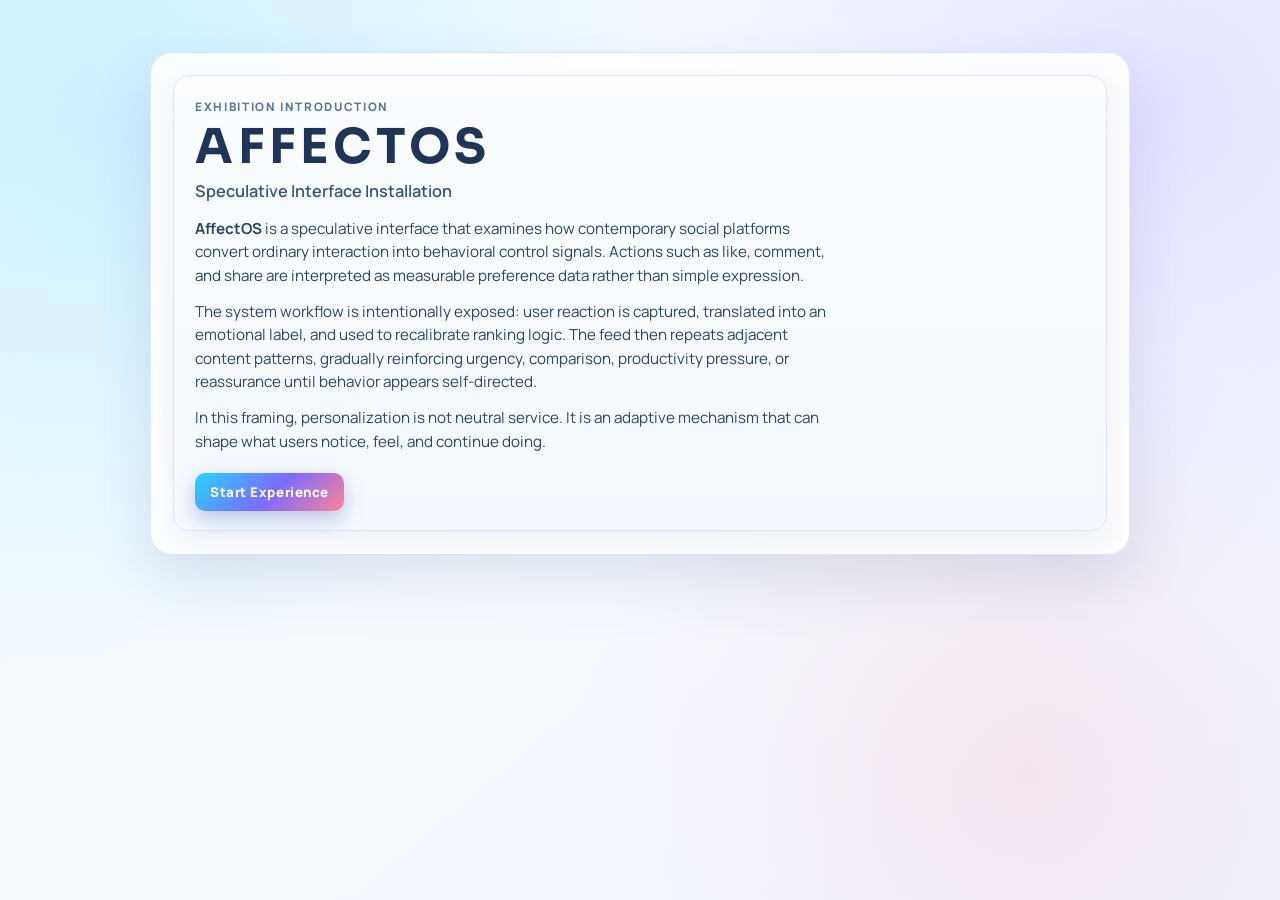
<file: AffectOS/index.html>
<!doctype html>
<html lang="en">
<head>
  <meta charset="UTF-8" />
  <meta name="viewport" content="width=device-width, initial-scale=1.0" />
  <title>AffectOS</title>
  <link rel="preconnect" href="https://fonts.googleapis.com" />
  <link rel="preconnect" href="https://fonts.gstatic.com" crossorigin />
  <link href="https://fonts.googleapis.com/css2?family=Manrope:wght@400;500;700;800&family=Sora:wght@500;700&display=swap" rel="stylesheet" />
  <link rel="stylesheet" href="./styles.css?v=20260429-1" />
</head>
<body>
  <section id="introScreen" class="intro-screen">
    <div class="intro-card">
      <p class="intro-kicker">Exhibition Introduction</p>
      <h1 class="intro-title">AFFECTOS</h1>
      <p class="intro-subtitle">Speculative Interface Installation</p>
      <p class="intro-text">
        <strong>AffectOS</strong> is a speculative interface that examines how contemporary social platforms convert ordinary
        interaction into behavioral control signals. Actions such as like, comment, and share are interpreted as measurable
        preference data rather than simple expression.
      </p>
      <p class="intro-text">
        The system workflow is intentionally exposed: user reaction is captured, translated into an emotional label, and used to
        recalibrate ranking logic. The feed then repeats adjacent content patterns, gradually reinforcing urgency, comparison,
        productivity pressure, or reassurance until behavior appears self-directed.
      </p>
      <p class="intro-text">
        In this framing, personalization is not neutral service. It is an adaptive mechanism that can shape what users notice,
        feel, and continue doing.
      </p>
      <button id="startExperienceBtn" class="primary-btn intro-start-btn" type="button">Start Experience</button>
    </div>
  </section>

  <main id="app" class="app normal-mode hidden">
    <header class="topbar">
      <div class="brand-wrap">
        <h1 class="brand">AffectOS</h1>
        <p class="brand-sub">Speculative Interface Installation</p>
      </div>
      <div class="topbar-actions">
        <span id="runtimeBadge" class="badge-chip">User View Active</span>
        <button id="revealBtn" class="ghost-btn" type="button">Show Manipulation</button>
      </div>
    </header>

    <section class="panel algorithm-panel">
      <h2 class="panel-title">Algorithm Explanation</h2>
      <p class="algorithm-text">
        Workflow summary: interaction -> signal capture -> emotional classification -> feed recalibration -> repeated exposure ->
        behavioral reinforcement. The system does not infer what is beneficial; it optimizes what is most likely to sustain attention.
      </p>
    </section>

    <section class="panel flow-panel">
      <div class="panel-title-row">
        <h2 class="panel-title">Mechanism Flow</h2>
      </div>
      <ol id="mechanismFlow" class="flow-list">
        <li class="flow-step"><span class="flow-icon">1</span><span>You react</span></li>
        <li class="flow-step"><span class="flow-icon">2</span><span>System detects interest</span></li>
        <li class="flow-step"><span class="flow-icon">3</span><span>Emotion is labeled</span></li>
        <li class="flow-step"><span class="flow-icon">4</span><span>Feed is recalibrated</span></li>
        <li class="flow-step"><span class="flow-icon">5</span><span>Similar posts repeat</span></li>
        <li class="flow-step"><span class="flow-icon">6</span><span>Behavior is reinforced</span></li>
      </ol>
    </section>

    <section class="layout">
      <section class="panel feed-panel">
        <div class="panel-title-row feed-head">
          <h2 class="panel-title">Main Feed</h2>
          <div class="head-controls">
            <button id="scrollInteractBtn" class="primary-btn" type="button">Scroll / Interact</button>
            <button id="resetFeedBtn" class="ghost-btn" type="button">Reset Feed</button>
            <span id="viewModeLabel" class="subtle-text">Normal View</span>
          </div>
        </div>

        <div id="recalibrationBanner" class="recalibration-banner">Feed is mixed. The system is waiting for your next signal.</div>
        <div id="neutralityState" class="neutrality-state">Your feed is currently neutral.</div>
        <div id="feedContainer" class="feed-grid"></div>
      </section>

      <aside class="right-column">
        <section class="panel direction-panel">
          <div class="panel-title-row">
            <h2 class="panel-title">Emotional Direction</h2>
            <span id="directionLabel" class="direction-label">Calm</span>
          </div>
          <div class="direction-meter"><span id="directionBar"></span></div>
          <p id="directionText" class="direction-text">No dominant emotional push yet.</p>
        </section>

        <section class="panel system-only">
          <div class="panel-title-row">
            <h2 class="panel-title">Live Data Capture</h2>
          </div>
          <div id="dataCaptureList" class="metric-list"></div>
        </section>

        <section class="panel">
          <div class="panel-title-row">
            <h2 class="panel-title">System Variables</h2>
          </div>
          <div class="metric-stack">
            <div class="metric-row">
              <div class="metric-label">EmoScore</div>
              <div class="metric-value"><span id="emoScoreValue">50</span>/100</div>
            </div>
            <div class="meter"><span id="emoScoreBar"></span></div>

            <div class="metric-row">
              <div class="metric-label">Emotion Level</div>
              <div id="emotionValue" class="metric-pill">NEUTRAL</div>
            </div>
            <div class="metric-row">
              <div class="metric-label">Engagement</div>
              <div id="engagementValue" class="metric-pill">MEDIUM</div>
            </div>
            <div class="metric-row">
              <div class="metric-label">Productivity Pressure</div>
              <div id="pressureValue" class="metric-pill">MEDIUM</div>
            </div>
            <div class="metric-row">
              <div class="metric-label">Stress Estimate</div>
              <div id="stressValue" class="metric-pill">MEDIUM</div>
            </div>
            <div class="metric-row">
              <div class="metric-label">Session Risk</div>
              <div id="riskValue" class="metric-pill">MEDIUM</div>
            </div>
            <div class="metric-row">
              <div class="metric-label">Manipulation Intensity</div>
              <div class="metric-value"><span id="intensityValue">45</span>/100</div>
            </div>
            <div class="meter"><span id="intensityBar"></span></div>
          </div>
        </section>

        <section class="panel system-only">
          <div class="panel-title-row">
            <h2 class="panel-title">System Decision</h2>
          </div>
          <ul id="decisionList" class="decision-list"></ul>
        </section>

        <section class="panel">
          <div class="panel-title-row">
            <h2 class="panel-title">AI Interpretation Layer</h2>
          </div>
          <p id="aiAnalysisText" class="analysis-box"></p>
        </section>
      </aside>
    </section>

    <footer class="explain">
      AffectOS is a speculative interface that shows how platforms can turn emotion into measurable data.
      The system does not simply respond to users. It reads behavior, predicts emotional states, and adjusts
      content to shape what users feel, notice, and do.
    </footer>
  </main>

  <div id="toast" class="toast" role="status" aria-live="polite"></div>
  <script src="./app.js?v=20260506-1"></script>
</body>
</html>
</file>
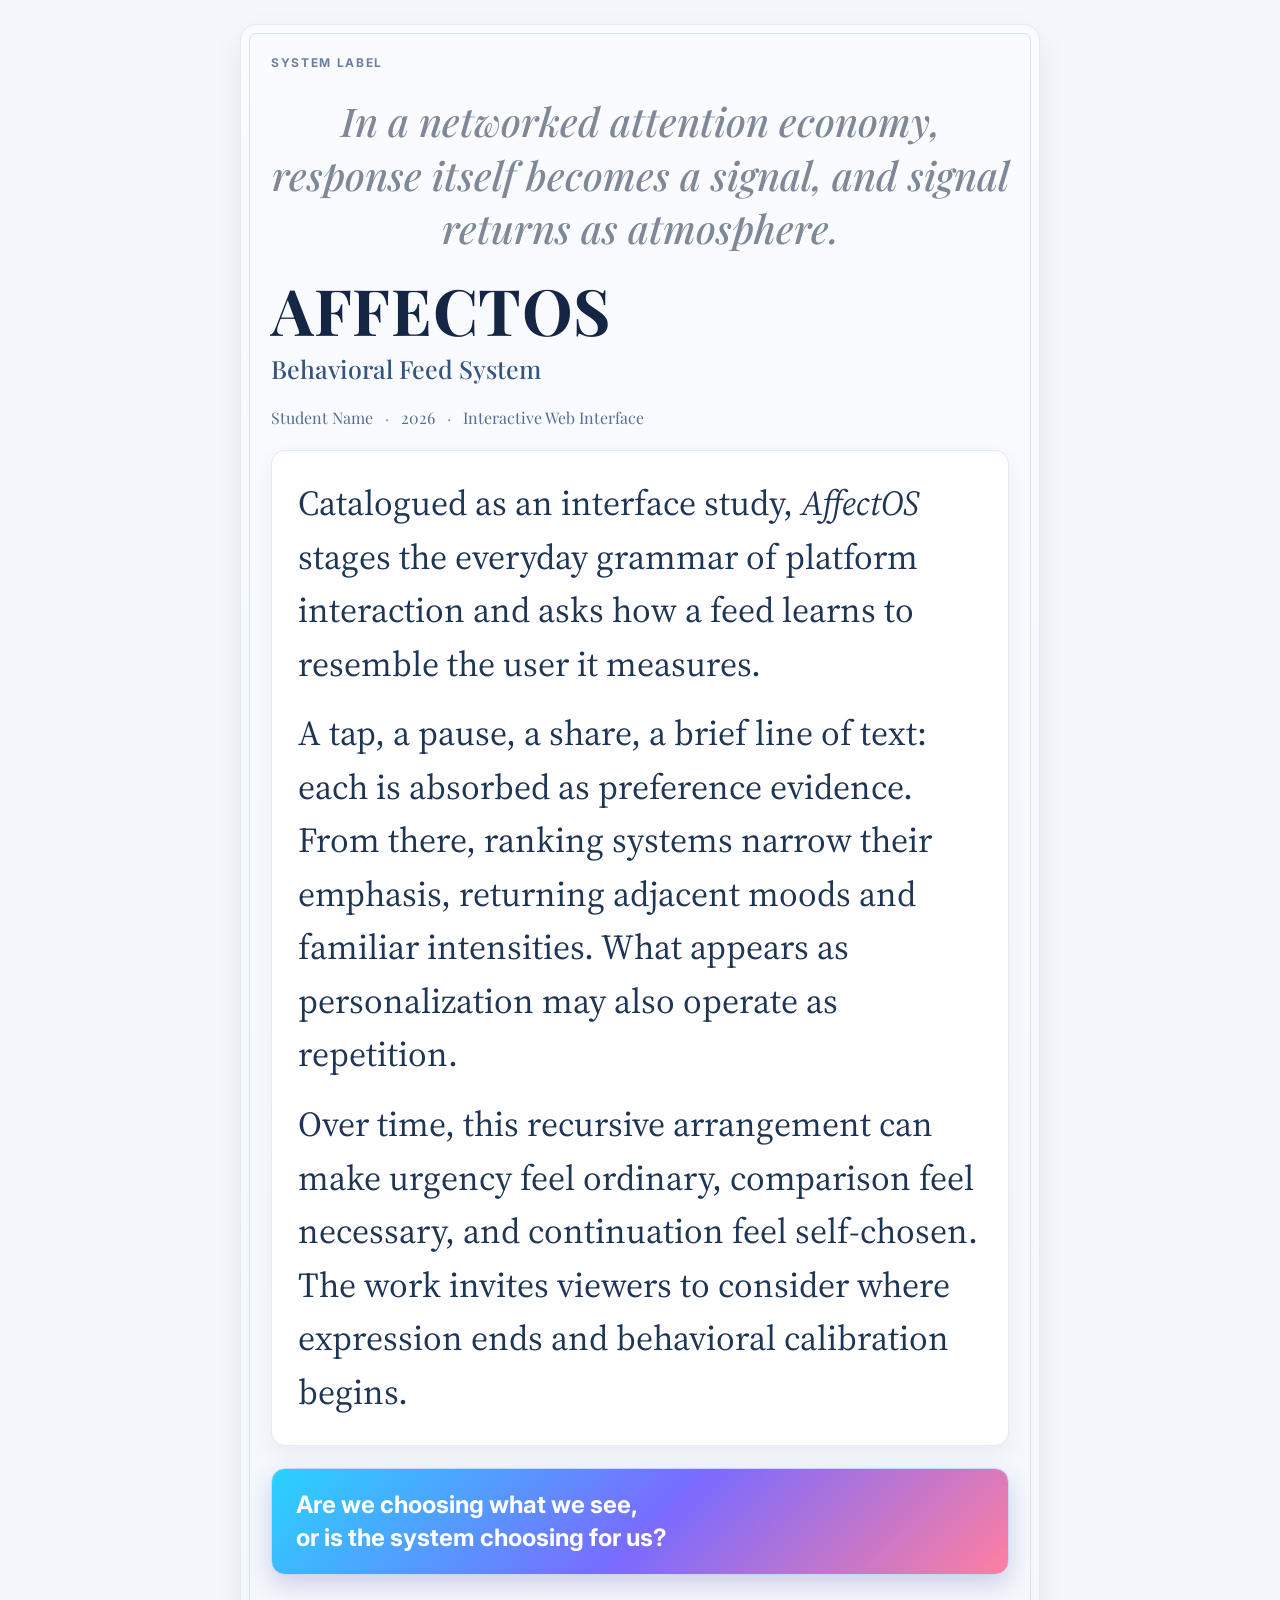
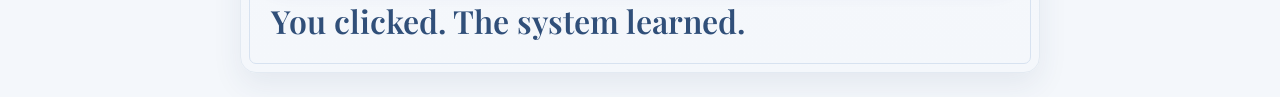
<file: AffectOS/museum-label-single.html>
<!doctype html>
<html lang="en">
<head>
  <meta charset="UTF-8" />
  <meta name="viewport" content="width=device-width, initial-scale=1.0" />
  <title>AffectOS Museum Label</title>
  <link rel="preconnect" href="https://fonts.googleapis.com" />
  <link rel="preconnect" href="https://fonts.gstatic.com" crossorigin />
  <link href="https://fonts.googleapis.com/css2?family=Inter:wght@400;500;700;800&family=Playfair+Display:ital,wght@0,500;0,700;1,500;1,600&family=Source+Serif+4:wght@400;500;600&display=swap" rel="stylesheet" />
  <style>
:root {
  --page-bg: #f4f7fb;
  --card-bg: #ffffff;
  --line: #e3eaf2;
  --text: #1f2f48;
  --muted: #6c7f9f;
  --shadow: 0 12px 30px rgba(40, 67, 108, 0.08);
}

* { box-sizing: border-box; }

html,
body {
  margin: 0;
  padding: 0;
  background: var(--page-bg);
  color: var(--text);
}

.print-page {
  min-height: 100vh;
  display: grid;
  place-items: center;
  padding: 24px;
}

.label-shell {
  width: min(800px, 100%);
  background: linear-gradient(180deg, #f9fbff 0%, #f4f7fb 100%);
  border-radius: 16px;
  border: 1px solid var(--line);
  box-shadow: var(--shadow);
  padding: 30px;
  display: grid;
  gap: 22px;
}

.with-panel-border {
  outline: 1px solid #d7e2f0;
  outline-offset: -10px;
}

.system-label {
  margin: 0;
  font-family: "Inter", "Segoe UI", sans-serif;
  font-size: 12px;
  font-weight: 700;
  letter-spacing: 0.14em;
  color: var(--muted);
  text-transform: uppercase;
}

.epigraph {
  margin: 2px 0 0;
  font-family: "Playfair Display", Georgia, serif;
  font-style: italic;
  font-weight: 500;
  text-align: center;
  font-size: clamp(27px, 3.1vw, 40px);
  line-height: 1.35;
  color: #7f8897;
}

.title-block h1 {
  margin: 0;
  font-family: "Playfair Display", Georgia, serif;
  font-size: clamp(46px, 5.5vw, 64px);
  line-height: 1.02;
  letter-spacing: 0.01em;
  font-weight: 700;
  color: #142643;
}

.title-block p {
  margin: 10px 0 0;
  font-family: "Playfair Display", Georgia, serif;
  font-size: 25px;
  color: #35557f;
  font-weight: 500;
}

.meta-row {
  display: flex;
  flex-wrap: wrap;
  gap: 12px;
  align-items: center;
  font-family: "Playfair Display", Georgia, serif;
  font-size: 16px;
  color: #556d90;
}

.meta-row p {
  margin: 0;
}

.meta-row p + p::before {
  content: "\00B7";
  margin-right: 12px;
  color: #8192ae;
}

.content-card {
  background: var(--card-bg);
  border: 1px solid var(--line);
  border-radius: 14px;
  padding: 26px;
  box-shadow: 0 8px 20px rgba(43, 72, 115, 0.06);
}

.content-card p {
  margin: 0;
  font-family: "Source Serif 4", Georgia, serif;
  font-size: 35px;
  line-height: 1.53;
  color: #1f3556;
}

.content-card p + p {
  margin-top: 16px;
}

.highlight {
  border-radius: 14px;
  border: 1px solid #c7d7f6;
  background: linear-gradient(135deg, #28d3ff 0%, #7a6bff 52%, #ff7fa1 100%);
  color: #ffffff;
  padding: 20px 24px;
  font-family: "Inter", "Segoe UI", sans-serif;
  font-size: 24px;
  line-height: 1.35;
  font-weight: 700;
  box-shadow: 0 10px 22px rgba(86, 86, 170, 0.24);
}

.label-footer {
  margin-top: 2px;
  font-family: "Playfair Display", Georgia, serif;
  font-size: 32px;
  color: #304f79;
  font-weight: 600;
}

@page {
  size: A4 portrait;
  margin: 16mm;
}

@media print {
  body {
    background: #ffffff;
  }

  .print-page {
    min-height: auto;
    padding: 0;
  }

  .label-shell {
    width: 100%;
    box-shadow: none;
    border: 1px solid var(--line);
    break-inside: avoid;
  }
}

@media (max-width: 900px) {
  .content-card p {
    font-size: 18px;
  }

  .epigraph {
    font-size: clamp(22px, 5.3vw, 32px);
  }

  .title-block h1 {
    font-size: clamp(38px, 10vw, 54px);
  }

  .title-block p {
    font-size: 22px;
  }

  .label-footer {
    font-size: 28px;
  }
}

</style>
</head>
<body>
  <main class="print-page">
    <section class="label-shell with-panel-border">
      <p class="system-label">SYSTEM LABEL</p>

      <p class="epigraph">
        In a networked attention economy, response itself becomes a signal,
        and signal returns as atmosphere.
      </p>

      <header class="title-block">
        <h1>AFFECTOS</h1>
        <p>Behavioral Feed System</p>
      </header>

      <section class="meta-row" aria-label="metadata">
        <p>Student Name</p>
        <p>2026</p>
        <p>Interactive Web Interface</p>
      </section>

      <article class="content-card">
        <p>
          Catalogued as an interface study, <em>AffectOS</em> stages the everyday grammar of platform interaction and asks how a feed learns to resemble the user it measures.
        </p>
        <p>
          A tap, a pause, a share, a brief line of text: each is absorbed as preference evidence. From there, ranking systems narrow their emphasis, returning adjacent moods and familiar intensities. What appears as personalization may also operate as repetition.
        </p>
        <p>
          Over time, this recursive arrangement can make urgency feel ordinary, comparison feel necessary, and continuation feel self-chosen. The work invites viewers to consider where expression ends and behavioral calibration begins.
        </p>
      </article>

      <section class="highlight" aria-label="prompt">
        Are we choosing what we see,<br />
        or is the system choosing for us?
      </section>

      <footer class="label-footer">You clicked. The system learned.</footer>
    </section>
  </main>
</body>
</html>
</file>
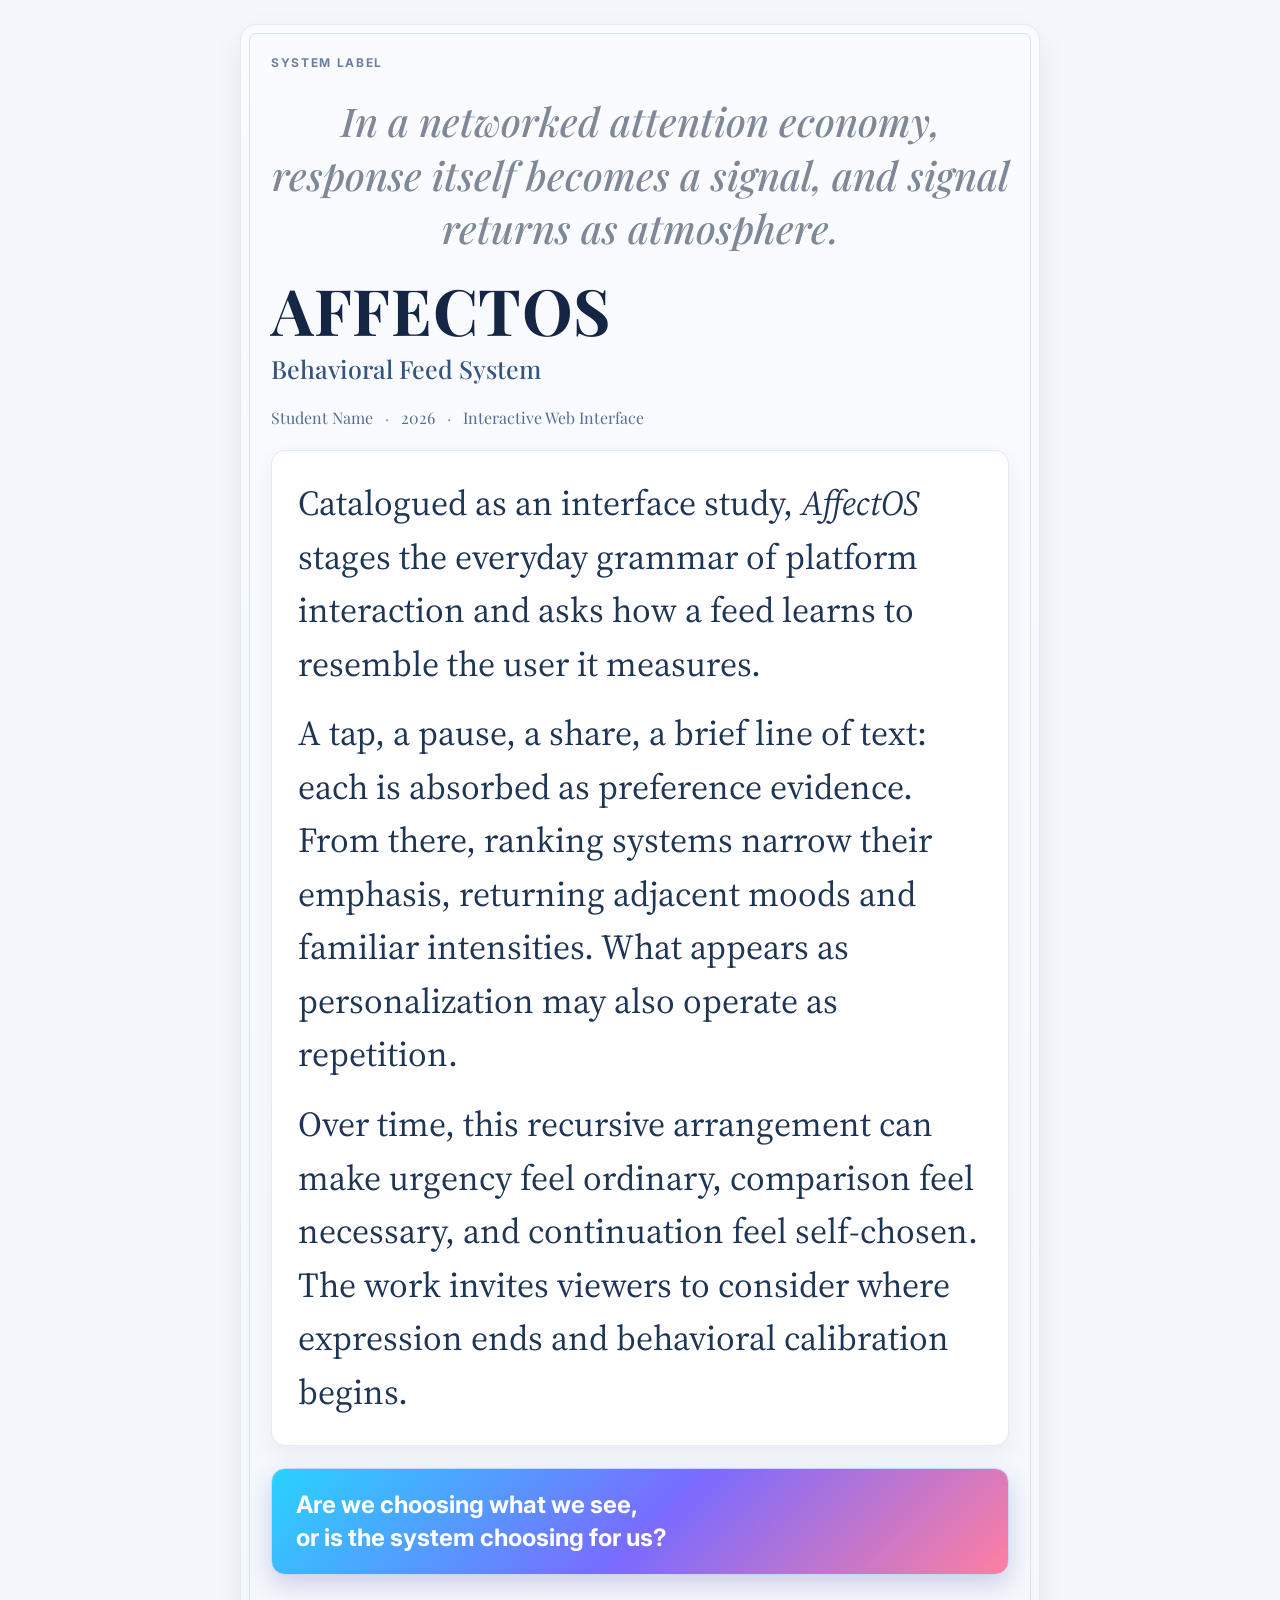
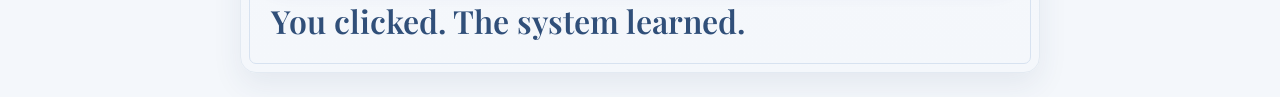
<file: AffectOS/museum-label.html>
<!doctype html>
<html lang="en">
<head>
  <meta charset="UTF-8" />
  <meta name="viewport" content="width=device-width, initial-scale=1.0" />
  <title>AffectOS Museum Label</title>
  <link rel="preconnect" href="https://fonts.googleapis.com" />
  <link rel="preconnect" href="https://fonts.gstatic.com" crossorigin />
  <link href="https://fonts.googleapis.com/css2?family=Inter:wght@400;500;700;800&family=Playfair+Display:ital,wght@0,500;0,700;1,500;1,600&family=Source+Serif+4:wght@400;500;600&display=swap" rel="stylesheet" />
  <link rel="stylesheet" href="./museum-label.css?v=20260506-2" />
</head>
<body>
  <main class="print-page">
    <section class="label-shell with-panel-border">
      <p class="system-label">SYSTEM LABEL</p>

      <p class="epigraph">
        In a networked attention economy, response itself becomes a signal,
        and signal returns as atmosphere.
      </p>

      <header class="title-block">
        <h1>AFFECTOS</h1>
        <p>Behavioral Feed System</p>
      </header>

      <section class="meta-row" aria-label="metadata">
        <p>Student Name</p>
        <p>2026</p>
        <p>Interactive Web Interface</p>
      </section>

      <article class="content-card">
        <p>
          Catalogued as an interface study, <em>AffectOS</em> stages the everyday grammar of platform interaction and asks how a feed learns to resemble the user it measures.
        </p>
        <p>
          A tap, a pause, a share, a brief line of text: each is absorbed as preference evidence. From there, ranking systems narrow their emphasis, returning adjacent moods and familiar intensities. What appears as personalization may also operate as repetition.
        </p>
        <p>
          Over time, this recursive arrangement can make urgency feel ordinary, comparison feel necessary, and continuation feel self-chosen. The work invites viewers to consider where expression ends and behavioral calibration begins.
        </p>
      </article>

      <section class="highlight" aria-label="prompt">
        Are we choosing what we see,<br />
        or is the system choosing for us?
      </section>

      <footer class="label-footer">You clicked. The system learned.</footer>
    </section>
  </main>
</body>
</html>
</file>
<file: AffectOS/styles.css>
:root {
  --bg: #eef6ff;
  --bg-soft: #f8fbff;
  --surface: #ffffff;
  --line: #d9e6ff;
  --line-strong: #c4d8ff;
  --text: #1d2c46;
  --muted: #61789c;
  --cyan: #22d2ff;
  --purple: #7a6bff;
  --coral: #ff778e;
  --green: #4ecd7f;
  --yellow: #f2c45e;
  --orange: #ff9f5c;
  --red: #ff5f71;
}

* { box-sizing: border-box; }

.hidden {
  display: none !important;
}

body {
  margin: 0;
  font-family: "Manrope", "Segoe UI", sans-serif;
  color: var(--text);
  background:
    radial-gradient(circle at 9% 14%, rgba(34, 210, 255, 0.17) 0%, rgba(34, 210, 255, 0) 40%),
    radial-gradient(circle at 90% 12%, rgba(122, 107, 255, 0.16) 0%, rgba(122, 107, 255, 0) 36%),
    radial-gradient(circle at 80% 86%, rgba(255, 119, 142, 0.14) 0%, rgba(255, 119, 142, 0) 35%),
    linear-gradient(140deg, #edf5ff 0%, #f7fbff 45%, #eef5ff 100%);
  min-height: 100vh;
  padding: 1rem;
}

.app {
  width: min(1500px, 100%);
  margin: 0 auto;
  border: 1px solid var(--line);
  border-radius: 22px;
  overflow: hidden;
  background: rgba(255, 255, 255, 0.86);
  backdrop-filter: blur(10px);
  box-shadow: 0 28px 65px rgba(31, 59, 109, 0.13);
}

.intro-screen {
  width: min(980px, 100%);
  margin: 4vh auto 2vh;
  border: 1px solid var(--line);
  border-radius: 22px;
  background: rgba(255, 255, 255, 0.9);
  box-shadow: 0 26px 62px rgba(31, 59, 109, 0.12);
  backdrop-filter: blur(8px);
  padding: 1.4rem;
}

.intro-card {
  border: 1px solid var(--line);
  border-radius: 16px;
  background: linear-gradient(180deg, #fbfdff 0%, #f4f9ff 100%);
  padding: 1.4rem 1.3rem 1.2rem;
  box-shadow: 0 10px 24px rgba(39, 67, 117, 0.08);
}

.intro-kicker {
  margin: 0;
  font-size: 0.73rem;
  letter-spacing: 0.14em;
  text-transform: uppercase;
  color: #5d769b;
  font-weight: 800;
}

.intro-title {
  margin: 0.46rem 0 0;
  font-family: "Sora", sans-serif;
  font-size: clamp(1.9rem, 4.8vw, 3rem);
  line-height: 1.05;
  letter-spacing: 0.09em;
  color: #1f3558;
}

.intro-subtitle {
  margin: 0.48rem 0 0.9rem;
  font-size: 1.02rem;
  color: #38557e;
  font-weight: 600;
}

.intro-text {
  margin: 0 0 0.78rem;
  font-size: 0.95rem;
  line-height: 1.55;
  color: #2c4469;
  max-width: 72ch;
}

.intro-start-btn {
  margin-top: 0.42rem;
}

.topbar {
  display: flex;
  justify-content: space-between;
  gap: 0.9rem;
  align-items: center;
  padding: 0.95rem 1.15rem;
  border-bottom: 1px solid var(--line);
  background: linear-gradient(90deg, rgba(34, 210, 255, 0.09), rgba(122, 107, 255, 0.08));
}

.brand-wrap { display: grid; gap: 0.14rem; }
.brand {
  margin: 0;
  font-family: "Sora", sans-serif;
  font-size: 1rem;
  letter-spacing: 0.18em;
  text-transform: uppercase;
}
.brand-sub {
  margin: 0;
  font-size: 0.73rem;
  letter-spacing: 0.07em;
  text-transform: uppercase;
  color: var(--muted);
}

.topbar-actions { display: flex; gap: 0.6rem; flex-wrap: wrap; justify-content: flex-end; }
.badge-chip,
.ghost-btn {
  border: 1px solid var(--line-strong);
  border-radius: 999px;
  background: rgba(255, 255, 255, 0.78);
  color: #3d567b;
  font-size: 0.67rem;
  text-transform: uppercase;
  letter-spacing: 0.1em;
  padding: 0.38rem 0.72rem;
}
.ghost-btn {
  font-family: inherit;
  font-weight: 700;
  cursor: pointer;
  transition: transform 120ms ease, background 120ms ease;
}
.ghost-btn:hover { transform: translateY(-1px); background: #fff; }

.panel {
  border: 1px solid var(--line);
  border-radius: 16px;
  background: var(--surface);
  box-shadow: 0 10px 24px rgba(39, 67, 117, 0.08);
}

.algorithm-panel {
  margin: 0.9rem 1rem 0;
  padding: 0.8rem 0.95rem;
  background: linear-gradient(90deg, rgba(34, 210, 255, 0.13), rgba(122, 107, 255, 0.12), rgba(255, 119, 142, 0.11));
}
.algorithm-text {
  margin: 0.44rem 0 0;
  font-size: 0.88rem;
  line-height: 1.45;
  color: #2a4166;
}

.flow-panel {
  margin: 0.65rem 1rem 0.65rem;
  padding: 0.7rem 0.8rem 0.85rem;
  background: linear-gradient(180deg, #fbfdff 0%, #f3f8ff 100%);
}

.panel-title-row { display: flex; justify-content: space-between; gap: 0.6rem; align-items: center; }
.panel-title {
  margin: 0;
  font-size: 0.72rem;
  letter-spacing: 0.13em;
  text-transform: uppercase;
  color: #5e769c;
  font-weight: 800;
}

.flow-list {
  margin: 0.55rem 0 0;
  padding: 0;
  list-style: none;
  display: grid;
  grid-template-columns: repeat(6, 1fr);
  gap: 0.46rem;
}
.flow-step {
  position: relative;
  min-height: 72px;
  border: 1px solid var(--line);
  border-radius: 12px;
  padding: 0.45rem;
  display: grid;
  justify-items: center;
  align-content: center;
  gap: 0.2rem;
  text-align: center;
  font-size: 0.65rem;
  color: #385072;
  background: #fff;
  transition: background 200ms ease, border-color 200ms ease, transform 200ms ease, box-shadow 200ms ease;
}
.flow-step:not(:last-child)::after {
  content: ">";
  position: absolute;
  right: -0.3rem;
  top: 50%;
  transform: translate(50%, -50%);
  color: #7e98c7;
  font-size: 0.82rem;
  font-weight: 800;
}
.flow-step.active {
  border-color: #62cfff;
  background: linear-gradient(145deg, rgba(34, 210, 255, 0.3), rgba(122, 107, 255, 0.24));
  transform: translateY(-1px);
  box-shadow: 0 8px 18px rgba(60, 104, 176, 0.18);
}
.flow-icon { font-size: 0.68rem; font-weight: 800; }

.layout {
  padding: 0.35rem 1rem 1rem;
  display: grid;
  grid-template-columns: minmax(0, 1.45fr) minmax(430px, 1fr);
  gap: 1rem;
}

.feed-panel {
  display: grid;
  grid-template-rows: auto auto auto 1fr;
  min-height: 78vh;
  overflow: hidden;
}
.feed-head {
  padding: 0.82rem 0.9rem;
  border-bottom: 1px solid var(--line);
  background: linear-gradient(180deg, #fbfdff, #f3f8ff);
}
.head-controls { display: flex; gap: 0.55rem; align-items: center; flex-wrap: wrap; }

.primary-btn {
  border: 0;
  border-radius: 10px;
  padding: 0.63rem 0.94rem;
  color: #fff;
  font-weight: 800;
  letter-spacing: 0.04em;
  font-family: inherit;
  background: linear-gradient(135deg, #25d6ff, #7a6cff 52%, #ff8296);
  box-shadow: 0 8px 20px rgba(70, 93, 174, 0.33);
  cursor: pointer;
}
.subtle-text {
  font-size: 0.72rem;
  text-transform: uppercase;
  letter-spacing: 0.1em;
  color: #627b9f;
}

.recalibration-banner {
  margin: 0.7rem 0.9rem 0;
  border: 1px solid #bce1ff;
  border-radius: 10px;
  background: linear-gradient(90deg, #e9f8ff, #f2f0ff);
  color: #2e4f78;
  font-size: 0.8rem;
  font-weight: 700;
  padding: 0.52rem 0.7rem;
}
.neutrality-state {
  margin: 0.44rem 0.9rem 0;
  border: 1px dashed #c5d8fb;
  border-radius: 10px;
  padding: 0.4rem 0.62rem;
  font-size: 0.75rem;
  color: #4d668d;
}
.neutrality-state.changed {
  border-color: #ffc7ad;
  background: #fff5ee;
  color: #955124;
  font-weight: 700;
}

.feed-grid {
  padding: 1rem;
  background: linear-gradient(180deg, #f9fcff 0%, #f4f8ff 100%);
  display: grid;
  gap: 0.78rem;
  overflow: auto;
}

.post-card {
  border: 1px solid var(--line);
  border-radius: 14px;
  background: #fff;
  padding: 0.9rem;
  display: grid;
  gap: 0.54rem;
  box-shadow: 0 10px 25px rgba(39, 66, 113, 0.09);
  animation: postIn 260ms ease;
}
.post-card.reinforced {
  border-color: #ffc5b1;
  box-shadow: 0 10px 26px rgba(255, 138, 99, 0.2);
}
.post-card.narrowed {
  max-width: 94%;
  margin-left: auto;
  margin-right: auto;
}

.post-head { display: flex; justify-content: space-between; gap: 0.6rem; align-items: center; }
.author { display: flex; align-items: center; gap: 0.52rem; min-width: 0; }
.avatar {
  width: 38px;
  height: 38px;
  border-radius: 50%;
  display: grid;
  place-items: center;
  font-size: 0.66rem;
  font-weight: 800;
  color: #17344f;
  border: 1px solid rgba(255, 255, 255, 0.42);
  flex-shrink: 0;
}
.username { font-size: 0.79rem; font-weight: 800; }
.timestamp { font-size: 0.6rem; color: var(--muted); text-transform: uppercase; }

.post-badges { display: flex; gap: 0.34rem; flex-wrap: wrap; justify-content: flex-end; }
.tag {
  border-radius: 999px;
  border: 1px solid;
  padding: 0.2rem 0.44rem;
  font-size: 0.54rem;
  text-transform: uppercase;
  letter-spacing: 0.09em;
  font-weight: 800;
  color: #31496d;
}
.tag.opt { border-color: #83d5ff; background: rgba(34, 210, 255, 0.14); }
.tag.trigger { border-color: #b4a7ff; background: rgba(122, 107, 255, 0.14); }
.tag.push { border-color: #ffc0cb; background: rgba(255, 119, 142, 0.15); }
.tag.risk { border-color: #ffd7ad; background: rgba(255, 159, 92, 0.17); }
.tag.locked { border-color: #ff8f7f; background: #ffe9e5; color: #9e3925; }

.post-media {
  position: relative;
  border: 1px solid var(--line);
  border-radius: 12px;
  overflow: hidden;
  height: 230px;
  background: linear-gradient(145deg, #a8e9ff, #8ea6ff 52%, #ffb6c4);
}
.post-media img { width: 100%; height: 100%; object-fit: cover; display: block; }
.media-top-tag {
  position: absolute;
  top: 10px;
  left: 10px;
  z-index: 2;
  border: 1px solid rgba(255, 255, 255, 0.5);
  border-radius: 999px;
  padding: 0.22rem 0.46rem;
  color: #fff;
  background: rgba(20, 30, 47, 0.5);
  font-size: 0.58rem;
  text-transform: uppercase;
  letter-spacing: 0.1em;
  font-weight: 700;
}
.media-overlay {
  pointer-events: none;
  position: absolute;
  inset: 0;
  background: linear-gradient(180deg, rgba(16, 25, 40, 0.05), rgba(12, 20, 34, 0.3));
}

.caption { margin: 0; font-size: 0.82rem; line-height: 1.36; overflow-wrap: anywhere; }
.why-tag {
  margin: 0;
  font-size: 0.63rem;
  color: #915222;
  background: #fff3e7;
  border: 1px solid #ffd3ad;
  border-radius: 10px;
  padding: 0.28rem 0.42rem;
}
.system-tags {
  display: none;
  gap: 0.34rem;
  flex-wrap: wrap;
}
.system-mode .system-tags { display: flex; }
.sys-pill {
  border: 1px solid #cabfff;
  background: #f4f1ff;
  color: #4e3f85;
  border-radius: 999px;
  padding: 0.2rem 0.45rem;
  font-size: 0.58rem;
  text-transform: uppercase;
  letter-spacing: 0.08em;
  font-weight: 800;
}

.post-actions {
  display: flex;
  justify-content: space-between;
  align-items: center;
  gap: 0.6rem;
  border-top: 1px dashed #d8e5fb;
  padding-top: 0.56rem;
}
.action-row { display: flex; gap: 0.45rem; flex-wrap: wrap; }
.action-btn {
  border: 1px solid #d6e3fb;
  background: #f7faff;
  border-radius: 999px;
  padding: 0.22rem 0.48rem;
  font-size: 0.64rem;
  color: #566f95;
  cursor: pointer;
}
.action-btn.like.active { color: #be3d5b; border-color: #ffb8c6; background: #ffeef3; }
.engagement { font-size: 0.66rem; color: #405879; font-weight: 700; }

.comment-zone { display: none; gap: 0.4rem; align-items: center; }
.comment-zone.open { display: grid; grid-template-columns: 1fr auto; }
.comment-input {
  border: 1px solid #cfdef8;
  border-radius: 10px;
  background: #fbfdff;
  color: #2b3f60;
  padding: 0.42rem 0.52rem;
  font-size: 0.76rem;
}
.comment-submit {
  border: 0;
  border-radius: 9px;
  padding: 0.43rem 0.6rem;
  background: linear-gradient(135deg, #31d4ff, #7f6fff);
  color: #fff;
  font-size: 0.7rem;
  font-weight: 700;
  cursor: pointer;
}
.comments-list { list-style: none; margin: 0; padding: 0; display: grid; gap: 0.34rem; }
.comment-item {
  border: 1px solid #dce8fc;
  border-radius: 10px;
  padding: 0.34rem 0.46rem;
  background: #f8fbff;
  color: #344a6f;
  font-size: 0.75rem;
}

.right-column { display: grid; gap: 0.85rem; align-content: start; min-width: 0; }
.system-only { display: none; }
.system-mode .system-only { display: block; }
.right-column .panel { padding: 0.95rem 1rem; min-width: 0; }

.direction-label {
  font-size: 0.72rem;
  font-weight: 800;
  text-transform: uppercase;
  letter-spacing: 0.08em;
  color: #35537d;
}
.direction-meter {
  height: 12px;
  border-radius: 999px;
  border: 1px solid #d4e2fa;
  background: #eef4ff;
  overflow: hidden;
  margin-top: 0.5rem;
}
.direction-meter span {
  display: block;
  height: 100%;
  width: 10%;
  border-radius: 999px;
  transition: width 260ms ease, background 260ms ease;
}
.direction-text {
  margin: 0.58rem 0 0;
  font-size: 0.8rem;
  line-height: 1.4;
  color: #46618a;
}

.metric-list,
.metric-stack { display: grid; gap: 0.48rem; min-width: 0; }
.metric-item,
.metric-row {
  display: flex;
  justify-content: space-between;
  gap: 0.75rem;
  font-size: 0.84rem;
  border-bottom: 1px dashed #d9e7ff;
  padding: 0.34rem 0;
  min-width: 0;
}
.metric-label,
.metric-value,
.metric-pill,
.analysis-box,
.decision-list li { overflow-wrap: anywhere; word-break: break-word; }
.metric-label { color: #5e769c; }
.metric-value { color: #2f4568; font-weight: 700; text-align: right; }
.metric-pill {
  font-size: 0.7rem;
  font-weight: 800;
  text-transform: uppercase;
  letter-spacing: 0.08em;
  border: 1px solid #cfdffa;
  border-radius: 999px;
  padding: 0.2rem 0.44rem;
  color: #334d73;
  background: #f5f9ff;
}
.meter {
  height: 8px;
  border-radius: 999px;
  border: 1px solid #d4e2fa;
  background: #eef4ff;
  overflow: hidden;
}
.meter span { display: block; height: 100%; width: 50%; border-radius: 999px; transition: width 260ms ease, background 260ms ease; }

.decision-list { list-style: none; margin: 0; padding: 0; display: grid; gap: 0.44rem; }
.decision-list li {
  border: 1px solid #ffd2b1;
  background: #fff3ea;
  border-radius: 10px;
  color: #955123;
  font-size: 0.8rem;
  line-height: 1.45;
  padding: 0.58rem 0.72rem;
}
.analysis-box {
  margin: 0;
  border: 1px solid #d6e3fc;
  border-radius: 12px;
  background: #f7fbff;
  color: #2e4469;
  min-height: 118px;
  padding: 0.8rem 0.9rem;
  line-height: 1.55;
  font-size: 0.86rem;
}

.explain {
  border-top: 1px solid var(--line);
  background: linear-gradient(180deg, #fbfdff, #f3f9ff);
  color: #3d5276;
  font-size: 0.83rem;
  line-height: 1.45;
  padding: 0.9rem 1.08rem;
}

.toast {
  position: fixed;
  bottom: 1rem;
  right: 1rem;
  border: 1px solid #c8daf8;
  background: #fff;
  color: #334f76;
  border-radius: 12px;
  padding: 0.62rem 0.8rem;
  box-shadow: 0 10px 28px rgba(40, 63, 106, 0.16);
  font-size: 0.78rem;
  opacity: 0;
  transform: translateY(8px);
  pointer-events: none;
  transition: opacity 180ms ease, transform 180ms ease;
}
.toast.show { opacity: 1; transform: translateY(0); }

@keyframes postIn {
  from { opacity: 0; transform: translateY(8px) scale(0.995); }
  to { opacity: 1; transform: translateY(0) scale(1); }
}

@media (max-width: 1150px) {
  .flow-list { grid-template-columns: repeat(3, 1fr); }
  .flow-step::after { display: none; }
  .layout { grid-template-columns: 1fr; }
  .feed-panel { min-height: 64vh; }
}

@media (max-width: 760px) {
  body { padding: 0.55rem; }
  .intro-screen { margin-top: 1vh; padding: 0.8rem; }
  .intro-card { padding: 1rem 0.9rem; }
  .topbar { flex-direction: column; align-items: stretch; }
  .topbar-actions { justify-content: flex-start; }
  .flow-list { grid-template-columns: repeat(2, 1fr); }
  .feed-head { flex-direction: column; align-items: stretch; }
  .head-controls { justify-content: flex-start; }
  .post-actions { flex-direction: column; align-items: stretch; }
  .action-row { justify-content: space-between; }
  .right-column .panel { padding: 0.85rem; }
  .analysis-box { font-size: 0.82rem; }
  .post-card.narrowed { max-width: 100%; }
}
</file>
<file: AffectOS/museum-label.css>
:root {
  --page-bg: #f4f7fb;
  --card-bg: #ffffff;
  --line: #e3eaf2;
  --text: #1f2f48;
  --muted: #6c7f9f;
  --shadow: 0 12px 30px rgba(40, 67, 108, 0.08);
}

* { box-sizing: border-box; }

html,
body {
  margin: 0;
  padding: 0;
  background: var(--page-bg);
  color: var(--text);
}

.print-page {
  min-height: 100vh;
  display: grid;
  place-items: center;
  padding: 24px;
}

.label-shell {
  width: min(800px, 100%);
  background: linear-gradient(180deg, #f9fbff 0%, #f4f7fb 100%);
  border-radius: 16px;
  border: 1px solid var(--line);
  box-shadow: var(--shadow);
  padding: 30px;
  display: grid;
  gap: 22px;
}

.with-panel-border {
  outline: 1px solid #d7e2f0;
  outline-offset: -10px;
}

.system-label {
  margin: 0;
  font-family: "Inter", "Segoe UI", sans-serif;
  font-size: 12px;
  font-weight: 700;
  letter-spacing: 0.14em;
  color: var(--muted);
  text-transform: uppercase;
}

.epigraph {
  margin: 2px 0 0;
  font-family: "Playfair Display", Georgia, serif;
  font-style: italic;
  font-weight: 500;
  text-align: center;
  font-size: clamp(27px, 3.1vw, 40px);
  line-height: 1.35;
  color: #7f8897;
}

.title-block h1 {
  margin: 0;
  font-family: "Playfair Display", Georgia, serif;
  font-size: clamp(46px, 5.5vw, 64px);
  line-height: 1.02;
  letter-spacing: 0.01em;
  font-weight: 700;
  color: #142643;
}

.title-block p {
  margin: 10px 0 0;
  font-family: "Playfair Display", Georgia, serif;
  font-size: 25px;
  color: #35557f;
  font-weight: 500;
}

.meta-row {
  display: flex;
  flex-wrap: wrap;
  gap: 12px;
  align-items: center;
  font-family: "Playfair Display", Georgia, serif;
  font-size: 16px;
  color: #556d90;
}

.meta-row p {
  margin: 0;
}

.meta-row p + p::before {
  content: "\00B7";
  margin-right: 12px;
  color: #8192ae;
}

.content-card {
  background: var(--card-bg);
  border: 1px solid var(--line);
  border-radius: 14px;
  padding: 26px;
  box-shadow: 0 8px 20px rgba(43, 72, 115, 0.06);
}

.content-card p {
  margin: 0;
  font-family: "Source Serif 4", Georgia, serif;
  font-size: 35px;
  line-height: 1.53;
  color: #1f3556;
}

.content-card p + p {
  margin-top: 16px;
}

.highlight {
  border-radius: 14px;
  border: 1px solid #c7d7f6;
  background: linear-gradient(135deg, #28d3ff 0%, #7a6bff 52%, #ff7fa1 100%);
  color: #ffffff;
  padding: 20px 24px;
  font-family: "Inter", "Segoe UI", sans-serif;
  font-size: 24px;
  line-height: 1.35;
  font-weight: 700;
  box-shadow: 0 10px 22px rgba(86, 86, 170, 0.24);
}

.label-footer {
  margin-top: 2px;
  font-family: "Playfair Display", Georgia, serif;
  font-size: 32px;
  color: #304f79;
  font-weight: 600;
}

@page {
  size: A4 portrait;
  margin: 16mm;
}

@media print {
  body {
    background: #ffffff;
  }

  .print-page {
    min-height: auto;
    padding: 0;
  }

  .label-shell {
    width: 100%;
    box-shadow: none;
    border: 1px solid var(--line);
    break-inside: avoid;
  }
}

@media (max-width: 900px) {
  .content-card p {
    font-size: 18px;
  }

  .epigraph {
    font-size: clamp(22px, 5.3vw, 32px);
  }

  .title-block h1 {
    font-size: clamp(38px, 10vw, 54px);
  }

  .title-block p {
    font-size: 22px;
  }

  .label-footer {
    font-size: 28px;
  }
}
</file>
